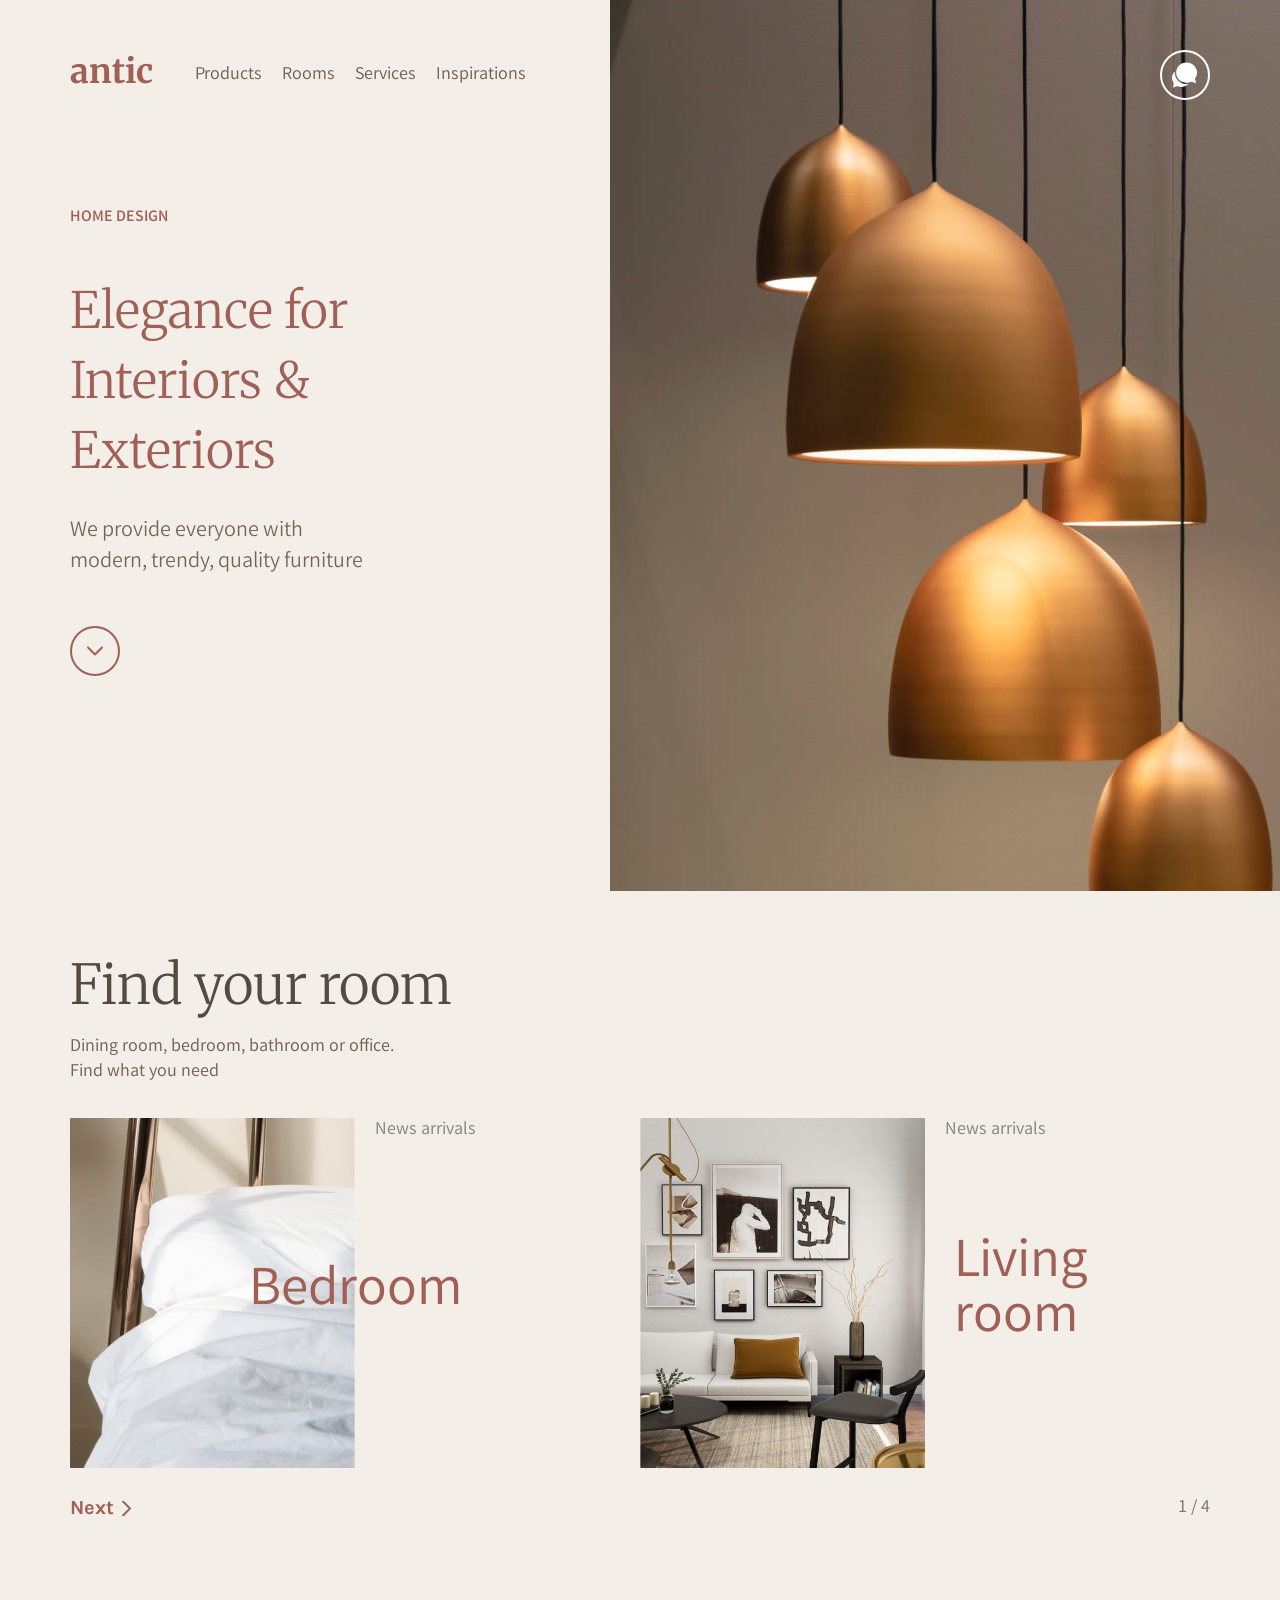
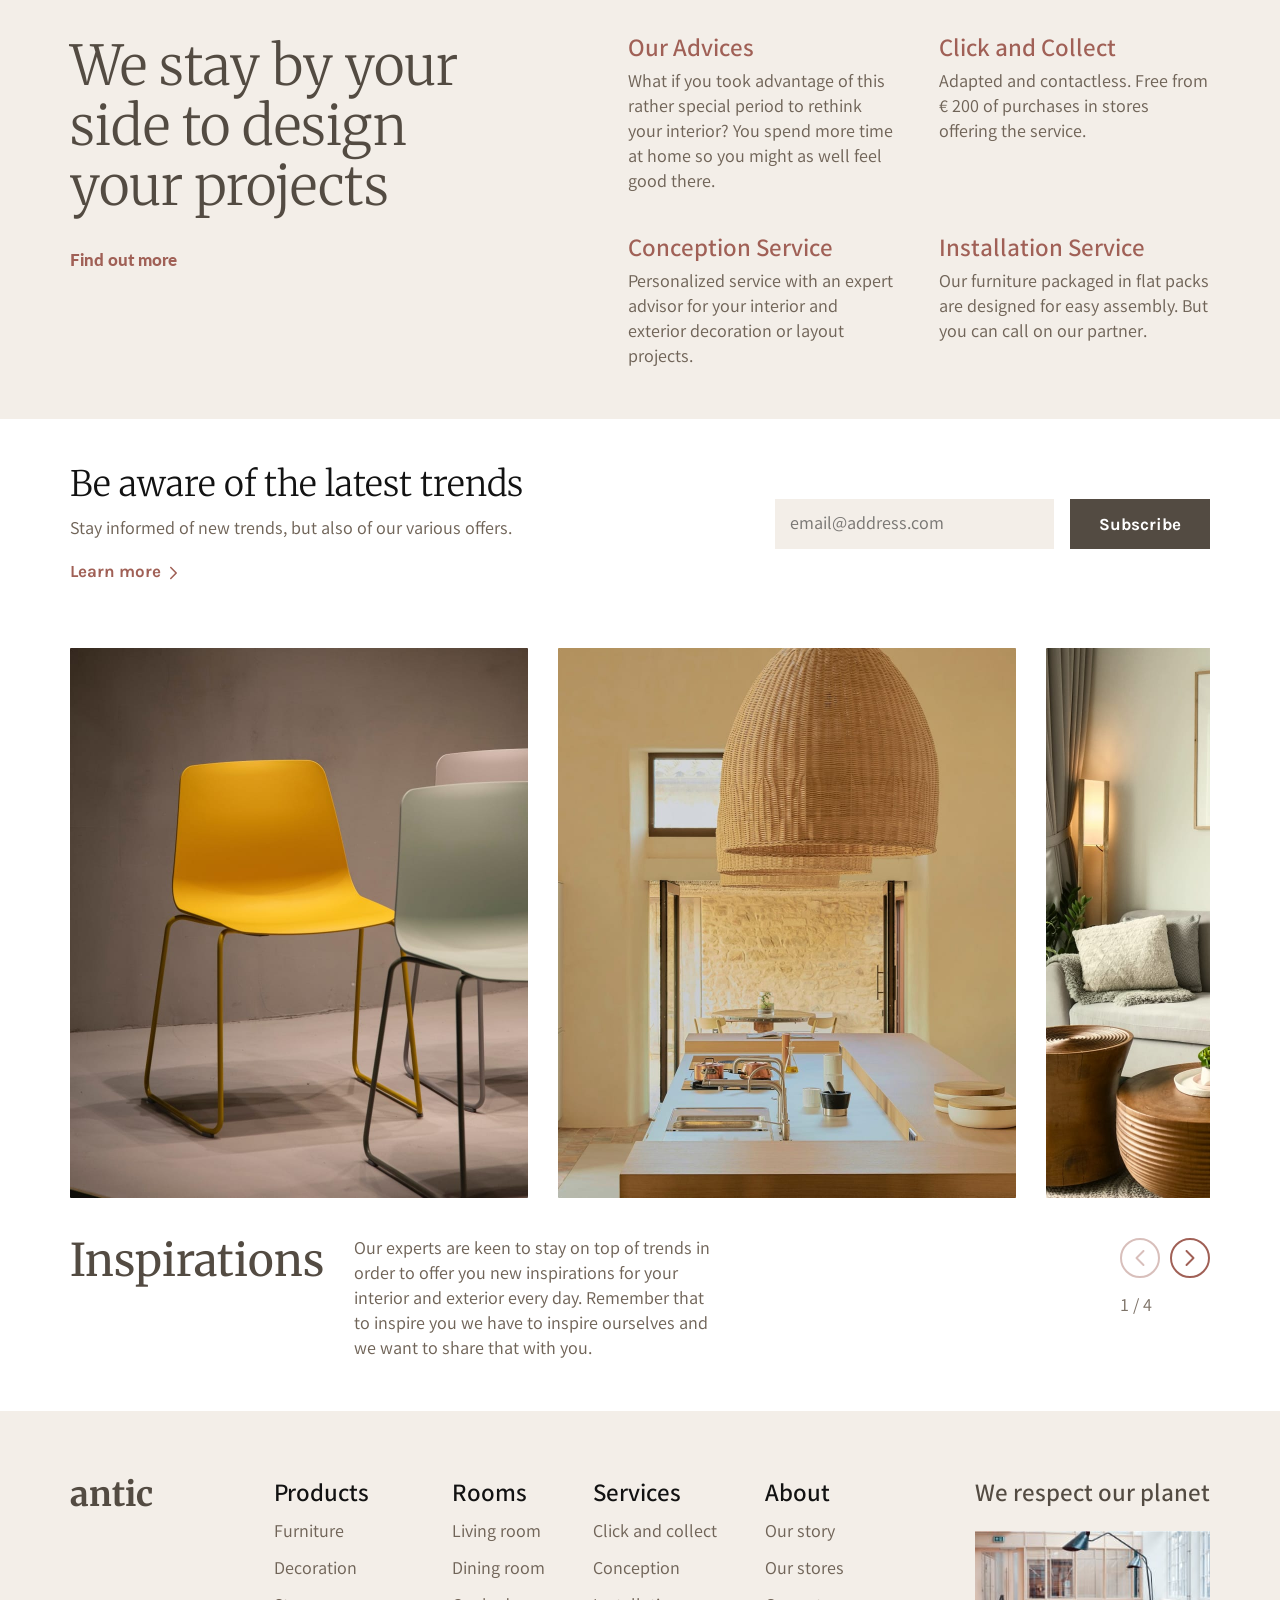
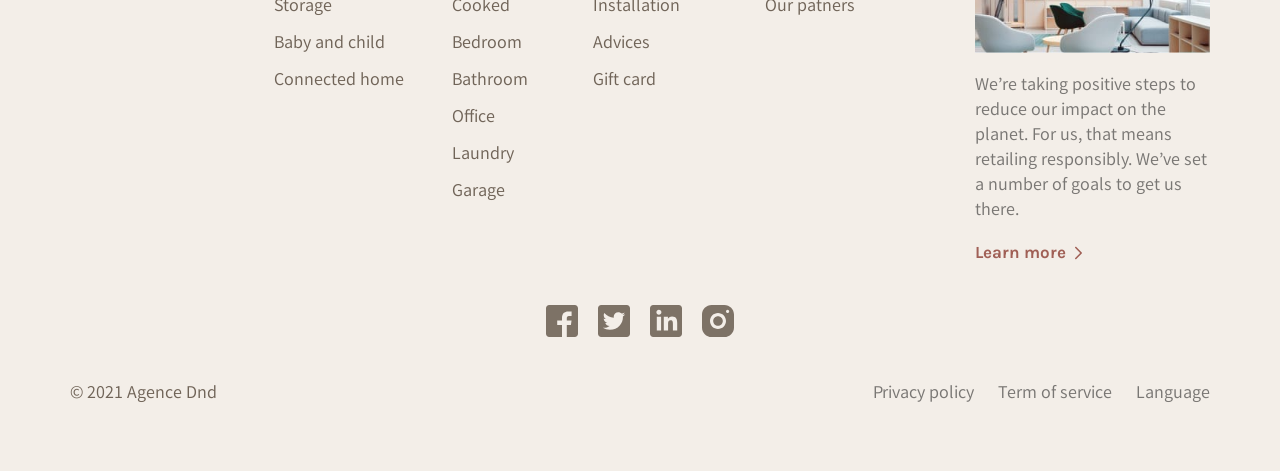
<file: docs/index.html>
<!DOCTYPE html>
<html lang="en">
  <head>
    <!-- meta tags -->
    <meta charset="UTF-8" />
    <meta http-equiv="X-UA-Compatible" content="IE=edge" />
    <meta name="viewport" content="width=device-width, initial-scale=1.0" />
    <title>Antic</title>
    
    <!-- fonts -->
    <link rel="preconnect" href="https://fonts.googleapis.com" />
    <link rel="preconnect" href="https://fonts.gstatic.com" crossorigin />
    <link
      href="https://fonts.googleapis.com/css2?family=Karla:wght@700&family=Lato&family=Merriweather:wght@300;400;700&family=Varta:wght@300;400;600;700&display=swap"
      rel="stylesheet"
    />
    
    <!-- styles -->
    <link rel="stylesheet" href="assets/css/style.min.css" />
    <link
      rel="stylesheet"
      href="assets/css/adaptive/sm.min.css"
      media="(min-width: 576px)"
    />
    <link
      rel="stylesheet"
      href="assets/css/adaptive/md.min.css"
      media="(min-width: 768px)"
    />
    <link
      rel="stylesheet"
      href="assets/css/adaptive/lg.min.css"
      media="(min-width: 992px)"
    />
    <link
      rel="stylesheet"
      href="assets/css/adaptive/xl.min.css"
      media="(min-width: 1200px)"
    />
    <link
      rel="stylesheet"
      href="assets/css/adaptive/xxl.min.css"
      media="(min-width: 1400px)"
    />
    
    <!-- Swiper -->
    <link
      rel="stylesheet"
      href="https://cdn.jsdelivr.net/npm/swiper@8/swiper-bundle.min.css"
    />
  </head>
  <body class="body">
    
    <header class="header">
      <div class="container">
        <div class="header__top-wrapper">
          <a href="#" class="logo">antic</a>
    
          <nav class="nav">
            <ul class="nav__list">
              <li>
                <a href="#" class="nav__link">Products</a>
              </li>
              <li>
                <a href="#section-rooms" class="nav__link">Rooms</a>
              </li>
              <li>
                <a href="#section-benefits" class="nav__link">Services</a>
              </li>
              <li>
                <a href="#section-inspirations" class="nav__link">Inspirations</a>
              </li>
            </ul>
          </nav>
    
          <a href="#" id="burger">
            <div class="line"></div>
            <div class="line"></div>
          </a>
    
          <a href="#" id="comment" class="btn">
            <svg class="btn__icon">
              <use xlink:href="assets/img/sprite-icons.svg#comment"></use>
            </svg>
          </a>
        </div>
        <span class="header__tag">HOME DESIGN</span>
        <h1 class="header__title">Elegance for Interiors & Exteriors</h1>
        <p class="header__description">
          We provide everyone with modern, trendy, quality furniture
        </p>
        <a href="#section-rooms" class="btn header__btn">
          <svg class="btn__icon arrow-icon">
            <use xlink:href="assets/img/sprite-icons.svg#arrow"></use>
          </svg>
        </a>
      </div>
    </header>
    
    <nav id="menu" class="nav-mobile hidden">
      <a id="close-menu" href="#" class="close-btn"> </a>
      <ul class="nav-mobile__list">
        <li class="nav-mobile__item">
          <a href="#" class="nav-mobile__link">Products</a>
        </li>
        <li class="nav-mobile__item">
          <a href="#section-rooms" class="nav-mobile__link">Rooms</a>
        </li>
        <li class="nav-mobile__item">
          <a href="#section-benefits" class="nav-mobile__link">Services</a>
        </li>
        <li class="nav-mobile__item">
          <a href="#section-inspirations" class="nav-mobile__link">Inspirations</a>
        </li>
      </ul>
    </nav>
    <div class="nav-mobile__close-block hidden" id="close-block"></div>
     <section class="rooms" id="section-rooms">
      <div class="container">
        <div class="section-title">Find your room</div>
        <p class="heading-text">
          Dining room, bedroom, bathroom or office. Find what you need
        </p>
    
        <div class="swiper rooms__swiper">
          <div class="swiper-wrapper">
            <div class="swiper-slide rooms__slide">
              <img
                src="assets/img/rooms/bedroom.jpg"
                alt="a bed in bedroom"
                class="rooms__slide-img"
              />
              <div class="rooms__slide-arrival">News arrivals</div>
              <div class="rooms__slide-title">Bedroom</div>
            </div>
            <div class="swiper-slide rooms__slide">
              <img
                src="assets/img/rooms/livingroom.jpg"
                alt="a living room with pictures on the wall"
                class="rooms__slide-img"
              />
              <div class="rooms__slide-arrival">News arrivals</div>
              <div class="rooms__slide-title rooms__slide-title_livingroom">
                Living room
              </div>
            </div>
            <div class="swiper-slide rooms__slide">
              <img
                src="assets/img/rooms/bedroom.jpg"
                alt="a bed in bedroom"
                class="rooms__slide-img"
              />
              <div class="rooms__slide-arrival">News arrivals</div>
              <div class="rooms__slide-title">Bedroom</div>
            </div>
            <div class="swiper-slide rooms__slide">
              <img
                src="assets/img/rooms/livingroom.jpg"
                alt="a living room with pictures on the wall"
                class="rooms__slide-img"
              />
              <div class="rooms__slide-arrival">News arrivals</div>
              <div class="rooms__slide-title rooms__slide-title_livingroom">
                Living room
              </div>
            </div>
            <div class="swiper-slide rooms__slide">
              <img
                src="assets/img/rooms/bedroom.jpg"
                alt="a bed in bedroom"
                class="rooms__slide-img"
              />
              <div class="rooms__slide-arrival">News arrivals</div>
              <div class="rooms__slide-title">Bedroom</div>
            </div>
          </div>
          <!-- <div class="swiper-pagination"></div> -->
        </div>
        <div class="rooms__footer">
          <div class="rooms__btn-next">Next</div>
          <div class="rooms__swiper-pagination"></div>
        </div>
      </div>
    </section>
     <section class="benefits" id="section-benefits">
      <div class="container">
        <div class="benefits__wrap">
          <h2 class="section-title">
            We stay by your side to design your projects
          </h2>
          <a href="#" class="benefits__fint-out">Find out more</a>
        </div>
        <ul class="benefits__list">
          <li class="benefits__item">
            <h3 class="benefits__item-header">Our Advices</h3>
            <p class="benefits__item-description">
              What if you took advantage of this rather special period to rethink
              your interior? You spend more time at home so you might as well feel
              good there.
            </p>
          </li>
          <li class="benefits__item">
            <h3 class="benefits__item-header">Click and Collect</h3>
            <p class="benefits__item-description">
              Adapted and contactless. Free from € 200 of purchases in stores
              offering the service.
            </p>
          </li>
          <li class="benefits__item">
            <h3 class="benefits__item-header">Conception Service</h3>
            <p class="benefits__item-description">
              Personalized service with an expert advisor for your interior and
              exterior decoration or layout projects.
            </p>
          </li>
          <li class="benefits__item">
            <h3 class="benefits__item-header">Installation Service</h3>
            <p class="benefits__item-description">
              Our furniture packaged in flat packs are designed for easy assembly.
              But you can call on our partner.
            </p>
          </li>
        </ul>
      </div>
    </section>
     <section class="subscribe">
      <div class="container">
        <div class="subscribe__main">
          <h2 class="subscribe__title">Be aware of the latest trends</h2>
          <p class="heading-text">
            Stay informed of new trends, but also of our various offers.
          </p>
          <a href="#" class="learn-more">Learn more</a>
        </div>
    
        <form action="post" class="subscribe__form">
          <input
            class="subscribe__email"
            type="email"
            id="email"
            size="30"
            placeholder="email@address.com"
            required
          />
          <input class="subscribe__submit" type="submit" value="Subscribe" />
        </form>
      </div>
    </section>
     <section class="inspirations" id="section-inspirations">
      <div class="container">
        <div class="swiper inspirations__swiper">
          <div class="swiper-wrapper">
            <div class="swiper-slide inspirations__slide">
              <img
                class="inspirations__slide-img"
                src="assets/img/inspirations/swiper/chair.jpg"
                alt="a chair"
              />
            </div>
            <div class="swiper-slide inspirations__slide">
              <img
                class="inspirations__slide-img"
                src="assets/img/inspirations/swiper/kitchen.jpg"
                alt="kitchen"
              />
            </div>
            <div class="swiper-slide inspirations__slide">
              <img
                class="inspirations__slide-img"
                src="assets/img/inspirations/swiper/livingroom.jpg"
                alt="a living room"
              />
            </div>
            <div class="swiper-slide inspirations__slide">
              <img
                class="inspirations__slide-img"
                src="assets/img/inspirations/swiper/chair.jpg"
                alt="a chair"
              />
            </div>
            <div class="swiper-slide inspirations__slide">
              <img
                class="inspirations__slide-img"
                src="assets/img/inspirations/swiper/kitchen.jpg"
                alt="kitchen"
              />
            </div>
          </div>
        </div>
    
        <div class="inspirations__main">
          <h2 class="inspirations__title">Inspirations</h2>
          <p class="heading-text">
            Our experts are keen to stay on top of trends in order to offer you new
            inspirations for your interior and exterior every day. Remember that to
            inspire you we have to inspire ourselves and we want to share that with
            you.
          </p>
    
          <div class="inspirations__pag-nav-wrapper">
            <div class="inspirations__navigation">
              <div class="inspirations__navigation-prev"></div>
              <div class="inspirations__navigation-next"></div>
            </div>
            <div class="inspirations__pagination"></div>
          </div>
    
          <ul class="inspirations__list">
            <li class="inspirations__item">
              <img
                src="assets/img/inspirations/chair.jpg"
                alt="a chair"
                class="inspirations__item-img"
              />
              <div class="inspirations__item-title">Chair</div>
            </li>
            <li class="inspirations__item">
              <img
                src="assets/img/inspirations/kitchen.jpg"
                alt="kitchen"
                class="inspirations__item-img"
              />
              <div class="inspirations__item-title">Cooked</div>
            </li>
            <li class="inspirations__item">
              <img
                src="assets/img/inspirations/livingroom.jpg"
                alt="a living room"
                class="inspirations__item-img"
              />
              <div class="inspirations__item-title">Living room</div>
            </li>
            <li class="inspirations__item">
              <img
                src="assets/img/inspirations/room.jpg"
                alt="a room"
                class="inspirations__item-img"
              />
              <div class="inspirations__item-title">Tables</div>
            </li>
          </ul>
        </div>
      </div>
    </section>
     <footer class="footer">
      <div class="container">
        <div class="footer__main">
          <a href="#" class="logo">antic</a>
          <div class="footer__nav">
            <ul class="footer__list footer__list-about">
              <div class="footer__list-title">About</div>
              <li class="footer__item">
                <a href="#" class="footer__link">Our story</a>
              </li>
              <li class="footer__item">
                <a href="#" class="footer__link">Our stores</a>
              </li>
              <li class="footer__item">
                <a href="#" class="footer__link">Our patners</a>
              </li>
            </ul>
            <ul class="footer__list footer__list-services">
              <div class="footer__list-title">Services</div>
              <li class="footer__item">
                <a href="#" class="footer__link">Click and collect</a>
              </li>
              <li class="footer__item">
                <a href="#" class="footer__link">Conception</a>
              </li>
              <li class="footer__item">
                <a href="#" class="footer__link">Installation</a>
              </li>
              <li class="footer__item">
                <a href="#" class="footer__link">Advices</a>
              </li>
              <li class="footer__item">
                <a href="#" class="footer__link">Gift card</a>
              </li>
            </ul>
            <ul class="footer__list footer__list-products">
              <div class="footer__list-title">Products</div>
              <li class="footer__item">
                <a href="#" class="footer__link">Furniture</a>
              </li>
              <li class="footer__item">
                <a href="#" class="footer__link">Decoration</a>
              </li>
              <li class="footer__item">
                <a href="#" class="footer__link">Storage</a>
              </li>
              <li class="footer__item">
                <a href="#" class="footer__link">Baby and child</a>
              </li>
              <li class="footer__item">
                <a href="#" class="footer__link">Connected home</a>
              </li>
            </ul>
            <ul class="footer__list footer__list-rooms">
              <div class="footer__list-title">Rooms</div>
              <li class="footer__item">
                <a href="#" class="footer__link">Living room</a>
              </li>
              <li class="footer__item">
                <a href="#" class="footer__link">Dining room</a>
              </li>
              <li class="footer__item">
                <a href="#" class="footer__link">Cooked</a>
              </li>
              <li class="footer__item">
                <a href="#" class="footer__link">Bedroom</a>
              </li>
              <li class="footer__item">
                <a href="#" class="footer__link">Bathroom</a>
              </li>
              <li class="footer__item">
                <a href="#" class="footer__link">Office</a>
              </li>
              <li class="footer__item">
                <a href="#" class="footer__link">Laundry</a>
              </li>
              <li class="footer__item">
                <a href="#" class="footer__link">Garage</a>
              </li>
            </ul>
          </div>
          <div class="footer__respect">
            <h2 class="footer__respect-title">We respect our planet</h2>
            <img
              src="assets/img/respect/respect-img.jpg"
              alt="the room with furniture"
              class="footer__respect-img"
            />
            <p class="footer__respect-text">
              We’re taking positive steps to reduce our impact on the planet. For
              us, that means retailing responsibly. We’ve set a number of goals to
              get us there.
            </p>
            <a href="#" class="learn-more">Learn more</a>
          </div>
        </div>
    
        <ul class="footer__socials">
          <li class="footer__socials-item">
            <a href="#" class="footer__socials-link">
              <svg>
                <use xlink:href="assets/img/socials-sprite.svg#facebook"></use>
              </svg>
            </a>
          </li>
          <li class="footer__socials-item">
            <a href="#" class="footer__socials-link">
              <svg>
                <use xlink:href="assets/img/socials-sprite.svg#twitter"></use>
              </svg>
            </a>
          </li>
          <li class="footer__socials-item">
            <a href="#" class="footer__socials-link">
              <svg>
                <use xlink:href="assets/img/socials-sprite.svg#linkedin"></use>
              </svg>
            </a>
          </li>
          <li class="footer__socials-item">
            <a href="#" class="footer__socials-link">
              <svg>
                <use xlink:href="assets/img/socials-sprite.svg#instagram"></use>
              </svg>
            </a>
          </li>
        </ul>
    
        <div class="footer__bottom">
          <ul class="footer__settings">
            <li class="footer__settings-item">
              <a href="#" class="footer__settings-link">Privacy policy</a>
            </li>
            <li class="footer__settings-item">
              <a href="#" class="footer__settings-link">Term of service</a>
            </li>
            <li class="footer__settings-item">
              <a href="#" class="footer__settings-link">Language</a>
            </li>
          </ul>
    
          <a href="https://www.figma.com/@agencednd" class="footer__rights"
            >© 2021 Agence Dnd</a
          >
        </div>
      </div>
    </footer>
    
    
    <!-- Swiper.js -->
    <script src="https://cdn.jsdelivr.net/npm/swiper@8/swiper-bundle.min.js"></script>
    
    <script src="assets/js/main.min.js"></script>
    
  </body>
</html>
</file>
<file: docs/assets/css/style.min.css>
a,abbr,acronym,address,applet,article,aside,audio,b,big,blockquote,body,canvas,caption,center,cite,code,dd,del,details,dfn,div,dl,dt,em,embed,fieldset,figcaption,figure,footer,form,h1,h2,h3,h4,h5,h6,header,hgroup,html,i,iframe,img,ins,kbd,label,legend,li,mark,menu,nav,object,ol,output,p,pre,q,ruby,s,samp,section,small,span,strike,strong,sub,summary,sup,table,tbody,td,tfoot,th,thead,time,tr,tt,u,ul,var,video{margin:0;padding:0;border:0;font-size:100%;font:inherit;vertical-align:baseline}article,aside,details,figcaption,figure,footer,header,hgroup,menu,nav,section{display:block}body{line-height:1}ol,ul{list-style:none}blockquote,q{quotes:none}blockquote:after,blockquote:before,q:after,q:before{content:"";content:none}table{border-collapse:collapse;border-spacing:0}*,:after,:before{margin:0;box-sizing:border-box}html{scroll-behavior:smooth}.body{color:#706458;font-family:Varta,sans-serif;font-weight:400}.stop-scrolling{height:100%;overflow:hidden}.container{width:100%;padding-left:32px;padding-right:32px}a{text-decoration:none}.btn{display:flex;align-items:center;justify-content:center;width:50px;height:50px;border:2px solid #fff;border-radius:50%}.btn__icon{fill:#fff}#burger{display:flex;flex-direction:column;justify-content:space-between;width:24px;height:12px}#burger>.line{height:2px;background-color:#fff}.logo{font-family:Merriweather,serif;color:#fff;font-weight:700;font-size:2.125rem;line-height:1em}.hidden{display:none!important}.section-title{font-family:Merriweather,serif;color:#534b42;font-weight:300;font-size:2.1875rem;line-height:2.5rem}.heading-text{margin-top:20px;font-weight:400;font-size:1.125rem;line-height:1.5625rem}.learn-more{display:flex;align-items:center;margin-top:16px;font-family:Karla,sans-serif;color:#a06056;font-weight:700;font-size:1.0625rem;line-height:1.5625rem}.learn-more:after{content:"";display:inline-block;width:10px;height:14px;margin-left:7px;background-image:url(../img/arrow-right.svg);background-position:50%;background-size:contain;transform:translateY(1px)}.header,.learn-more:after{background-repeat:no-repeat}.header{padding-top:50px;padding-bottom:177px;background-image:url(../img/header-bg-mobile.jpg);background-position:top;background-size:cover}.header>.container{display:flex;flex-direction:column;align-items:center}.header__top-wrapper{display:flex;justify-content:space-between;align-items:center;align-self:normal}.header__tag{margin-top:92px;color:#fff;font-weight:700;font-size:.875rem;line-height:1em}.header__title{max-width:385px;margin-top:26px;font-family:Merriweather,serif;color:#fff;font-weight:300;font-size:2.1875rem;line-height:2.5rem;text-align:center}.header__description{max-width:350px;margin-top:24px;color:#f7f8f9;font-weight:400;font-size:1.125rem;line-height:1.5625rem;text-align:center}.header__btn{margin-top:44px}.header__btn>.btn__icon{width:18px;height:10px}.header #comment,.nav{display:none}.nav-mobile{position:fixed;right:0;top:0;bottom:0;display:flex;flex-direction:column;width:70%;background-color:#f3eee8;z-index:5}.nav-mobile__close-block{position:absolute;top:0;bottom:0;left:0;width:30%;background-color:rgba(0,0,0,.5)}.nav-mobile__link{display:block;padding:24px 36px;text-align:center;font-weight:400;font-size:1.125rem;line-height:1em;color:#706458}.nav-mobile .close-btn{position:relative;display:flex;align-items:center;justify-content:center;width:24px;height:24px;margin:55px 32px 20px auto}.nav-mobile .close-btn:after,.nav-mobile .close-btn:before{content:"";position:absolute;width:24px;height:2px;background-color:#706458}.nav-mobile .close-btn:after{transform:rotate(45deg)}.nav-mobile .close-btn:before{transform:rotate(-45deg)}.benefits{padding-top:48px;padding-bottom:48px;background-color:#f3eee8}.benefits__fint-out{display:inline-block;margin-top:32px;font-family:Lato,sans-serif;color:#a06056;font-weight:900;font-size:1.0625rem;line-height:1.4705em}.benefits__list{display:flex;justify-content:space-between;flex-wrap:wrap;margin-top:41px;row-gap:40px}.benefits__item-header{color:#a06056;font-weight:600;font-size:1.5625rem;line-height:1.875rem}.benefits__item-description{margin-top:5px;color:#706458;font-weight:400;font-size:1.125rem;line-height:1.5625rem}.rooms{padding-top:48px;padding-bottom:48px;background-color:#f3eee8}.rooms__swiper{height:232px;margin-top:33px}.rooms__swiper-pagination{width:auto!important;font-size:1.125rem;opacity:.9}.rooms__slide{display:flex;-webkit-user-select:none;-moz-user-select:none;user-select:none}.rooms__slide-img{width:50%;height:100%;margin-right:20px}.rooms__slide-arrival{color:rgba(0,0,0,.45);font-size:1.125rem;line-height:1.5625rem}.rooms__slide-title{position:absolute;top:50%;left:50%;color:#a06056;font-size:2.1875rem;transform:translate(-50%,-50%)}.rooms__slide-title_livingroom{left:70%}.rooms__footer{display:flex;align-items:center;justify-content:space-between;margin-top:30px}.rooms__btn-next{display:flex;align-items:center;font-family:Karla,sans-serif;color:#a06056;font-weight:700;font-size:1.25rem;cursor:pointer;-webkit-user-select:none;-moz-user-select:none;user-select:none}.rooms__btn-next.swiper-button-disabled{opacity:.5}.subscribe{padding-top:48px;padding-bottom:32px}.subscribe .subscribe__title{font-family:Merriweather,serif;font-weight:300;color:#121212;font-size:2.1875rem}.subscribe .heading-text{margin-top:16px}.subscribe__form{display:flex;flex-direction:column;margin-top:32px;gap:16px}.subscribe__email{height:50px;padding:12px 15px;border:none;background-color:#f3eee8}.subscribe__email::placeholder{font-family:Varta,sans-serif;font-size:1.125rem;color:rgba(0,0,0,.5)}.subscribe__email:focus{outline:1px solid #534b42}.subscribe__submit{height:50px;border:none;background-color:#534b42;font-family:Karla,sans-serif;color:#fff;font-weight:700;font-size:1.0625rem}.inspirations{padding-top:32px;padding-bottom:48px}.inspirations__title{font-family:Merriweather,serif;font-weight:400;color:#534b42;font-size:2.1875rem}.inspirations__list{display:grid;grid-template-columns:repeat(2,1fr);grid-template-rows:repeat(2,1fr);grid-column-gap:20px;grid-row-gap:20px;margin-top:40px}@media (min-width:430px){.inspirations__list{display:flex;flex-wrap:wrap;justify-content:center;gap:20px}}.inspirations__item-img{width:100%}.inspirations__item-title{margin-top:15px;font-family:Lato,sans-serif;font-weight:400;color:#121212;font-size:.9375rem}.inspirations__swiper{display:none;margin-bottom:40px;height:400px}.inspirations__slide{height:100%}.inspirations__slide-img{height:100%;width:300px}.inspirations .swiper-wrapper .swiper-slide{width:300px}.footer{padding-top:48px;padding-bottom:48px;background-color:#f3eee8}.footer .logo{display:block;color:#534b42;text-align:center}.footer__list-title{margin-bottom:10px;color:#121212;font-weight:600;font-size:1.5625rem;line-height:1.875rem}.footer__main{margin-bottom:40px}.footer__main,.footer__nav{display:flex;flex-direction:column;row-gap:40px}.footer__item:not(:last-child){margin-bottom:12px}.footer__link{display:inline-block;color:#706458;font-size:1.125rem;line-height:1.5625rem;transition:color .3s ease}.footer__link:hover{color:#a06056}.footer__respect{max-width:361px;align-self:center}.footer__respect-title{margin-bottom:20px;font-weight:600;color:#534b42;font-size:1.5625rem;line-height:1.875rem}.footer__respect-img{width:100%;margin-bottom:16px}.footer__respect-text{margin-bottom:16px;color:rgba(0,0,0,.5);font-size:1.125rem;line-height:1.5625rem}.footer__socials{display:flex;justify-content:center;column-gap:20px;margin-bottom:40px}.footer__socials-link{display:inline-block}.footer__socials-link svg{width:32px;height:32px;fill:#706458;transition-property:transform fill;transition-duration:.3s;transition-timing-function:ease}.footer__socials-link:hover>svg{fill:#a06056;transform:translateY(-5px)}.footer__bottom{display:flex;flex-direction:column;align-items:center}.footer__settings{display:flex;justify-content:center;column-gap:24px;flex-wrap:wrap;margin-bottom:32px}.footer__settings-link{color:rgba(0,0,0,.5);font-size:1.125rem;line-height:1.5625rem;transition:color .3s ease}.footer__settings-link:hover{color:#000}.footer__rights{color:#706458;font-size:1.125rem;line-height:1.5625rem;transition:color .3s ease}.footer__rights:hover{color:#000}
</file>
<file: docs/assets/css/adaptive/sm.min.css>
.header{background-image:url(../../img/header-bg.jpg)}.benefits__list{column-gap:40px}.benefits__item{flex:1 1 46%}.rooms .heading-text{max-width:329px}.subscribe>.container{display:flex;justify-content:space-between;column-gap:20px}@media (min-width:710px){.inspirations__list{justify-content:space-between}}.footer__nav{flex-direction:row;justify-content:space-between;flex-wrap:wrap}
</file>
<file: docs/assets/css/adaptive/md.min.css>
.logo{color:#a06056}.header{background-image:url(../../img/header-bg-mobile.jpg);background-color:#f3eee8;background-position:100% 0;background-size:auto}.header>.container{align-items:flex-start}.header__tag{color:#a06056}.header__title{max-width:350px;font-weight:300;font-size:2.625rem;line-height:2.5rem;color:#a06056;text-align:left}.header__description{max-width:300px;color:#706458;text-align:left}.header__btn{border:2px solid #a06056}.header__btn>.btn__icon{fill:#a06056}.rooms__swiper{height:300px}.rooms__slide-title{font-size:2.8125rem}.subscribe>.container{column-gap:40px}.inspirations__title{font-size:2.5rem}.inspirations__list{display:none}.inspirations__swiper{display:block}.footer__nav{justify-content:space-evenly}
</file>
<file: docs/assets/css/adaptive/lg.min.css>
#burger{display:none}.logo{transform:translateY(-4px)}.section-title{font-weight:300;font-size:3.4375rem;line-height:3.75rem}.learn-more:after{transition:margin-left .3s ease}.learn-more:hover:after{margin-left:12px}.header__tag{font-weight:700;font-size:1rem;line-height:1em}.header__title{font-weight:300;font-size:3.125rem;line-height:4.375rem}.header__description{font-weight:300;font-size:1.375rem;line-height:1.9375rem}.header #comment{display:flex}.header #comment>.btn__icon{width:26px;height:26px}.nav{display:block;margin-left:32px;margin-right:auto}.nav__list{display:flex}.nav__link{padding:5px 10px;color:#706458;font-weight:400;font-size:1.125rem;line-height:1.5em;transition:color .3s ease}.nav__link:hover{color:#a06056}.benefits>.container{display:flex;column-gap:40px}.benefits__wrap{flex-shrink:1}.benefits__wrap>.section-title{min-width:458px;max-width:459px}.benefits__list{margin-top:0;flex-shrink:2}.rooms{padding-top:64px;padding-bottom:70px}.rooms__swiper{height:350px}.rooms__slide-title{font-size:3.4375rem}.rooms__btn-next:after{content:"";display:inline-block;width:10px;height:15px;margin-left:7px;background-image:url(../../img/arrow-right.svg);background-repeat:no-repeat;background-position:50%;transition:margin-left .3s ease}.rooms__btn-next:hover:after{margin-left:12px}.subscribe__form{flex-direction:row}.subscribe__submit{padding-left:29px;padding-right:29px}.inspirations__title{font-size:2.8125rem}.inspirations__swiper{height:500px}.inspirations .swiper-wrapper .swiper-slide{width:420px}.inspirations__slide-img{width:auto}.inspirations__main{display:flex;align-items:flex-start;justify-content:space-between}.inspirations__main>.heading-text{width:359px;margin-top:0;margin-left:30px;margin-right:auto}.inspirations__pagination{font-size:1.125rem;opacity:.9}.inspirations__navigation{display:flex;margin-bottom:20px}.inspirations__navigation-next,.inspirations__navigation-prev{display:inline-block;width:40px;height:40px;background-image:url(../../img/btn-arrow.svg);background-position:50%;background-repeat:no-repeat;cursor:pointer}.inspirations__navigation-next.swiper-button-disabled,.inspirations__navigation-prev.swiper-button-disabled{opacity:.4;cursor:auto}.inspirations__navigation-prev{margin-right:10px;transform:rotate(180deg)}.footer{padding-top:70px;padding-bottom:64px}.footer__main{flex-direction:row;justify-content:space-between}.footer__nav{justify-content:center;column-gap:48px}.footer__respect{max-width:235px}.footer__settings{margin-bottom:0;order:1}.footer__bottom{flex-direction:row;justify-content:space-between}.footer__list{display:flex;flex-direction:column}.footer__list-products{order:1}.footer__list-rooms{order:2}.footer__list-services{order:3}.footer__list-about{order:4}
</file>
<file: docs/assets/css/adaptive/xl.min.css>
.container{max-width:1204px;margin-left:auto;margin-right:auto}.header{padding-bottom:215px;background-image:url(../../img/header-bg.jpg);background-position:right -50px top}.header__tag{margin-top:110px}.header__title{margin-top:50px}.header__description{margin-top:30px}.header__btn{margin-top:48px}@media (min-width:1300px){.header{background-image:url(../../img/header-bg.jpg);background-position:100% 0}}.benefits>.container{column-gap:100px}.inspirations__swiper{height:550px}.inspirations .swiper-wrapper .swiper-slide{width:458px}
</file>
<file: docs/assets/css/adaptive/xxl.min.css>
.container{max-width:1380px}.nav{margin-left:64px}@media (min-width:1900px){.header{background-position-x:49.5vw}}.rooms__swiper{height:400px}.rooms__btn-next{font-size:1.5625rem}.rooms__btn-next:after{width:15px;height:20px;background-size:contain;transform:translateY(2px)}
</file>
